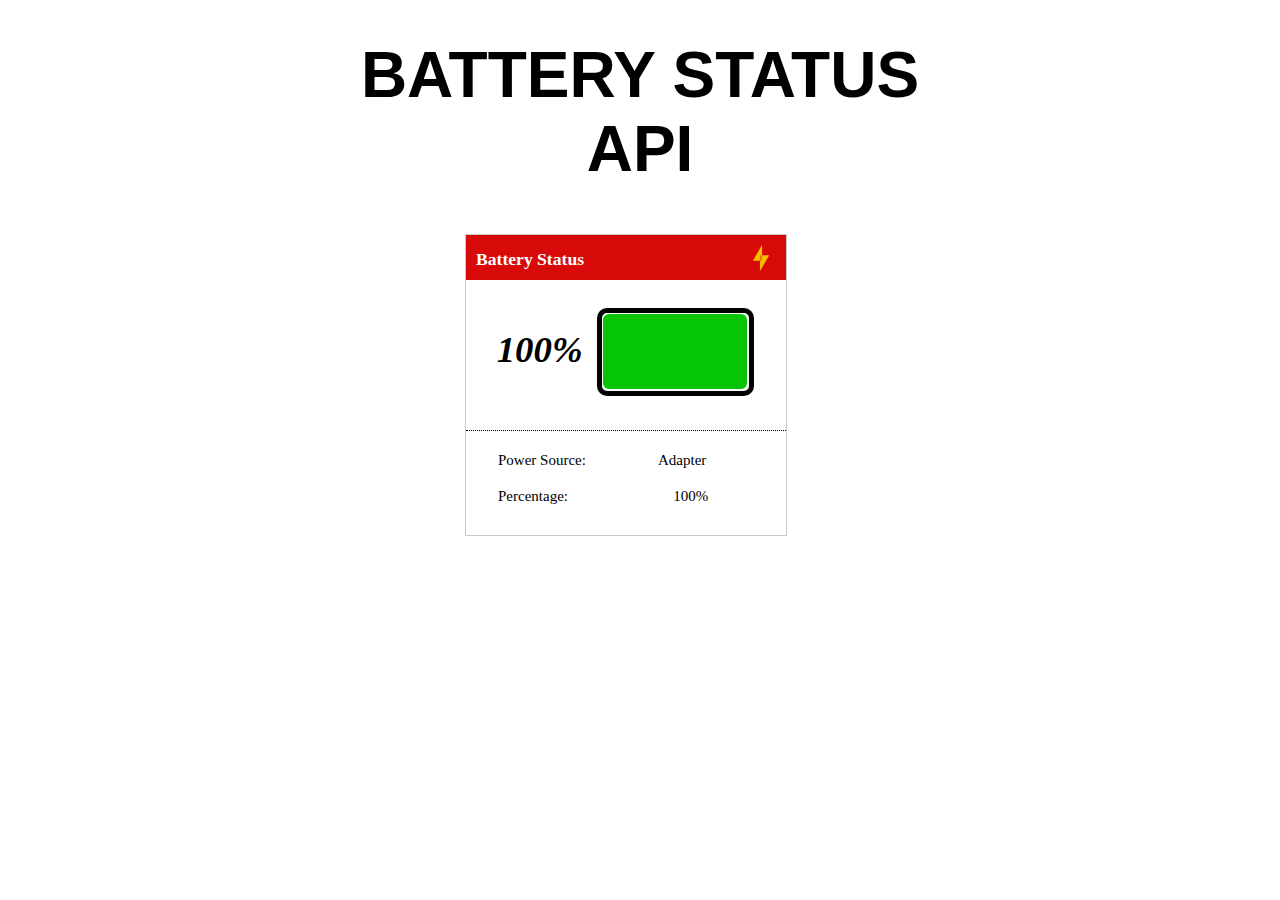
<file: BatteryAPI/index.html>
<!DOCTYPE html>
<html lang="en">
  <head>
    <meta charset="UTF-8" />
    <meta http-equiv="X-UA-Compatible" content="IE=edge" />
    <meta name="viewport" content="width=device-width, initial-scale=1.0" />
    <link
      rel="stylesheet"
      href="https://cdnjs.cloudflare.com/ajax/libs/font-awesome/4.7.0/css/font-awesome.min.css"
    />
    <title>Document</title>
    <style>
      * {
        margin: 0;
        padding: 0;
      }
      header {
        margin: 3% 25% 3rem 25%;
        text-align: center;
        font-family: "Trebuchet MS", "Lucida Sans Unicode", "Lucida Grande",
          "Lucida Sans", Arial, sans-serif;
        font-size: 2em;
      }
      .battery-box {
        border: 0.5px solid rgb(204, 201, 201);
        width: 25%;
        height: 300px;
        margin: auto 36.33%;
      }
      .nav {
        box-sizing: border-box;
        display: flex;
        padding: 10px;
        width: 100%;
        height: 15%;
        font-size: 1.1em;
        font-family: "Montserrat";
        font-weight: 600;
        color: white;
        align-items: flex-end;
        background-color: rgb(216, 9, 9);
        justify-content: space-between;
      }
      .icon {
        height: 1.8em;
        width: 1.7em;
        align-self: center;
      }
      .main {
        border-bottom: 1px dotted black;
        height: 50%;
        display: flex;
        justify-content: space-between;
        margin-bottom: 0.7em;
        /* background-color: rgb(216, 9, 9); */
      }
      #battery {
        display: flex;
        justify-content: center;
        align-items: center;
        font-family: "Montserrat";
        font-size: 2.3em;
        font-style: italic;
        font-weight: 800;
        /* color: rgb(243, 179, 17); */
        width: 20%;
        height: 50%;
        margin: 10% auto auto 13%;
      }
      .display-box {
        border: 5px solid black;
        border-radius: 10px;
        width: 45%;
        height: 50%;
        margin: 8.5% 10% auto auto;
        padding: 0.1em;
      }
      #inner-box {
        height: 100%;
        border-radius: 6px;
      }

      .tag {
        display: flex;
        height: 12%;
      }
      .content {
        margin: auto 10%;
        width: 33%;
        font-size: 15px;
        font-family: "Montserrat";
        font-weight: 500;
      }
      .value {
        box-sizing: border-box;
        padding-left: 5%;
      }
    </style>
  </head>
  <body>
    <div class="container">
      <header id="header">
        <h1>BATTERY STATUS API</h1>
      </header>
      <div class="battery-box">
        <nav class="nav">
          <span>Battery Status</span>
          <img class="icon" src="./icons8-lightning-bolt-48.png" alt="" />
        </nav>
        <div class="main">
          <div id="battery"></div>
          <div class="display-box">
            <div id="inner-box"></div>
          </div>
        </div>
        <div class="sourcebox tag">
          <span class="content">Power Source:</span>
          <span id="charging" class="content"></span>
        </div>
        <div class="levelbox tag">
          <span class="content level">Percentage:</span>
          <span id="level" class="content value"></span>
        </div>
      </div>
    </div>
    <script src="battery.js"></script>
  </body>
</html>
</file>
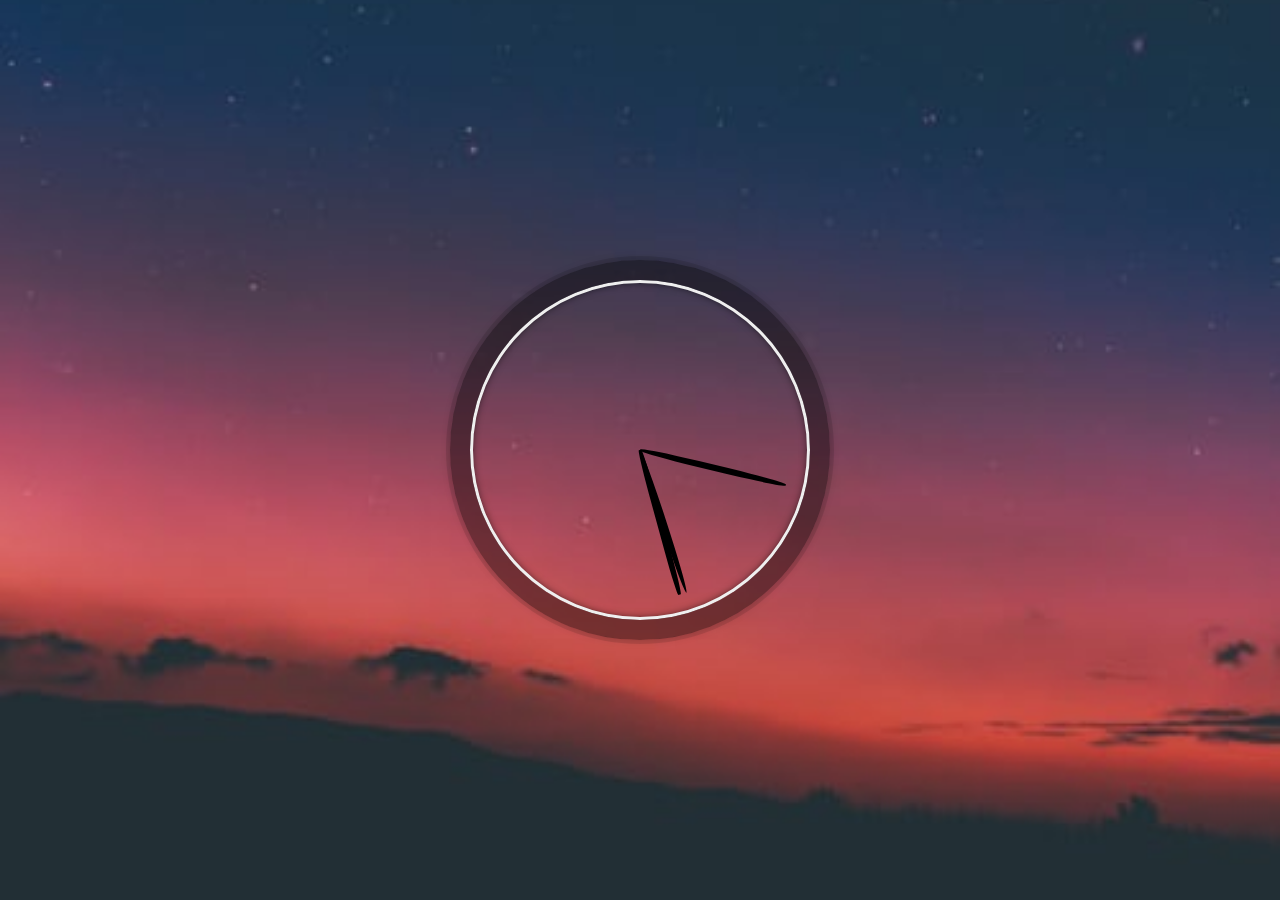
<file: clock/index.html>
<!DOCTYPE html>
<html lang="en">
  <head>
    <meta charset="UTF-8" />
    <title>JS + CSS Clock</title>
  </head>
  <body>
    <div class="clock">
      <div class="clock-face">
        <div class="hand hour-hand"></div>
        <div class="hand min-hand"></div>
        <div class="hand second-hand"></div>
      </div>
    </div>

    <style>
      html {
        background: url("./darkbg.jpg") bottom center;
        background-size: cover;
        font-family: "helvetica neue";
        text-align: center;
        font-size: 10px;
      }
      .hour-hand {
        border-radius: 40%;
      }
      .min-hand {
        border-radius: 30%;
      }
      .second-hand {
        border-radius: 50%;
      }
      body {
        margin: 0;
        font-size: 2rem;
        display: flex;
        flex: 1;
        min-height: 100vh;
        align-items: center;
      }

      .clock {
        width: 30rem;
        height: 30rem;
        border: 20px solid #00000069;
        border-radius: 50%;
        margin: 50px auto;
        position: relative;
        padding: 2rem;
        box-shadow: 0 0 0 4px rgba(0, 0, 0, 0.1), inset 0 0 0 3px #efefef,
          inset 0 0 10px black, 0 0 10px rgba(0, 0, 0, 0.2);
      }

      .clock-face {
        position: relative;
        width: 100%;
        height: 100%;
        transform: translateY(
          -3px
        ); /* account for the height of the clock hands */
      }

      .hand {
        width: 50%;
        height: 6px;
        background: black;
        position: absolute;
        top: 50%;

        transform-origin: 100%;
        transform: rotate(90deg);
        transition: all 0.05s;
        transition-timing-function: cubic-bezier(0.1, 2.7, 0.58, 1);
      }
    </style>

    <script>
      const secondHand = document.querySelector(".second-hand");
      const minsHand = document.querySelector(".min-hand");
      const hourHand = document.querySelector(".hour-hand");

      function setDate() {
        const now = new Date();

        const seconds = now.getSeconds();
        const secondsDegrees = (seconds / 60) * 360 + 90;
        secondHand.style.transform = `rotate(${secondsDegrees}deg)`;

        const mins = now.getMinutes();
        const minsDegrees = (mins / 60) * 360 + (seconds / 60) * 6 + 90;
        minsHand.style.transform = `rotate(${minsDegrees}deg)`;

        const hour = now.getHours();
        const hourDegrees = (hour / 12) * 360 + (mins / 60) * 30 + 90;
        hourHand.style.transform = `rotate(${hourDegrees}deg)`;
      }

      setInterval(setDate, 1000);

      setDate();
    </script>
  </body>
</html>
</file>
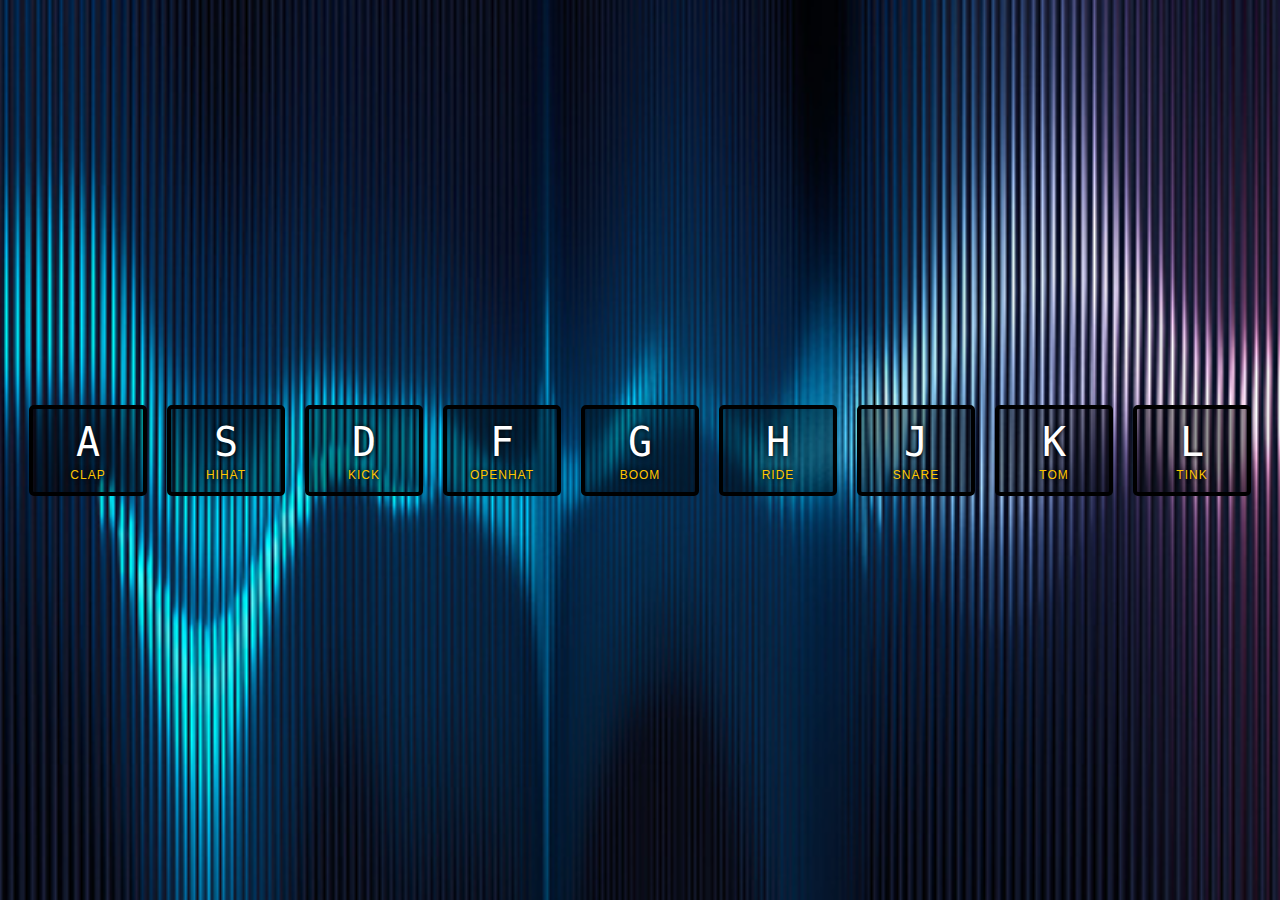
<file: drumkit/index.html>
<!DOCTYPE html>
<html lang="en">
  <head>
    <meta charset="UTF-8" />
    <title>JS Drum Kit</title>
    <link rel="stylesheet" href="style.css" />
  </head>
  <body>
    <div class="keys">
      <div data-key="65" class="key">
        <kbd>A</kbd>
        <span class="sound">clap</span>
      </div>
      <div data-key="83" class="key">
        <kbd>S</kbd>
        <span class="sound">hihat</span>
      </div>
      <div data-key="68" class="key">
        <kbd>D</kbd>
        <span class="sound">kick</span>
      </div>
      <div data-key="70" class="key">
        <kbd>F</kbd>
        <span class="sound">openhat</span>
      </div>
      <div data-key="71" class="key">
        <kbd>G</kbd>
        <span class="sound">boom</span>
      </div>
      <div data-key="72" class="key">
        <kbd>H</kbd>
        <span class="sound">ride</span>
      </div>
      <div data-key="74" class="key">
        <kbd>J</kbd>
        <span class="sound">snare</span>
      </div>
      <div data-key="75" class="key">
        <kbd>K</kbd>
        <span class="sound">tom</span>
      </div>
      <div data-key="76" class="key">
        <kbd>L</kbd>
        <span class="sound">tink</span>
      </div>
    </div>

    <audio data-key="65" src="./sounds/sounds_clap.wav"></audio>
    <audio data-key="83" src="./sounds/sounds_hihat.wav"></audio>
    <audio data-key="68" src="./sounds/sounds_kick.wav"></audio>
    <audio data-key="70" src="./sounds/sounds_openhat.wav"></audio>
    <audio data-key="71" src="./sounds/sounds_boom.wav"></audio>
    <audio data-key="72" src="./sounds/sounds_ride.wav"></audio>
    <audio data-key="74" src="./sounds/sounds_snare.wav"></audio>
    <audio data-key="75" src="./sounds/sounds_tom.wav"></audio>
    <audio data-key="76" src="./sounds/sounds_tink.wav"></audio>
    <script>
      function removeTransition(e) {
        if (e.propertyName !== "transform") return;
        e.target.classList.remove("playing");
      }

      function playSound(e) {
        const audio = document.querySelector(`audio[data-key="${e.keyCode}"]`);
        const key = document.querySelector(`div[data-key="${e.keyCode}"]`);
        if (!audio) return;

        key.classList.add("playing");
        audio.currentTime = 0;
        audio.play();
      }

      const keys = Array.from(document.querySelectorAll(".key"));
      keys.forEach((key) =>
        key.addEventListener("transitionend", removeTransition)
      );
      window.addEventListener("keydown", playSound);
    </script>
  </body>
</html>
</file>
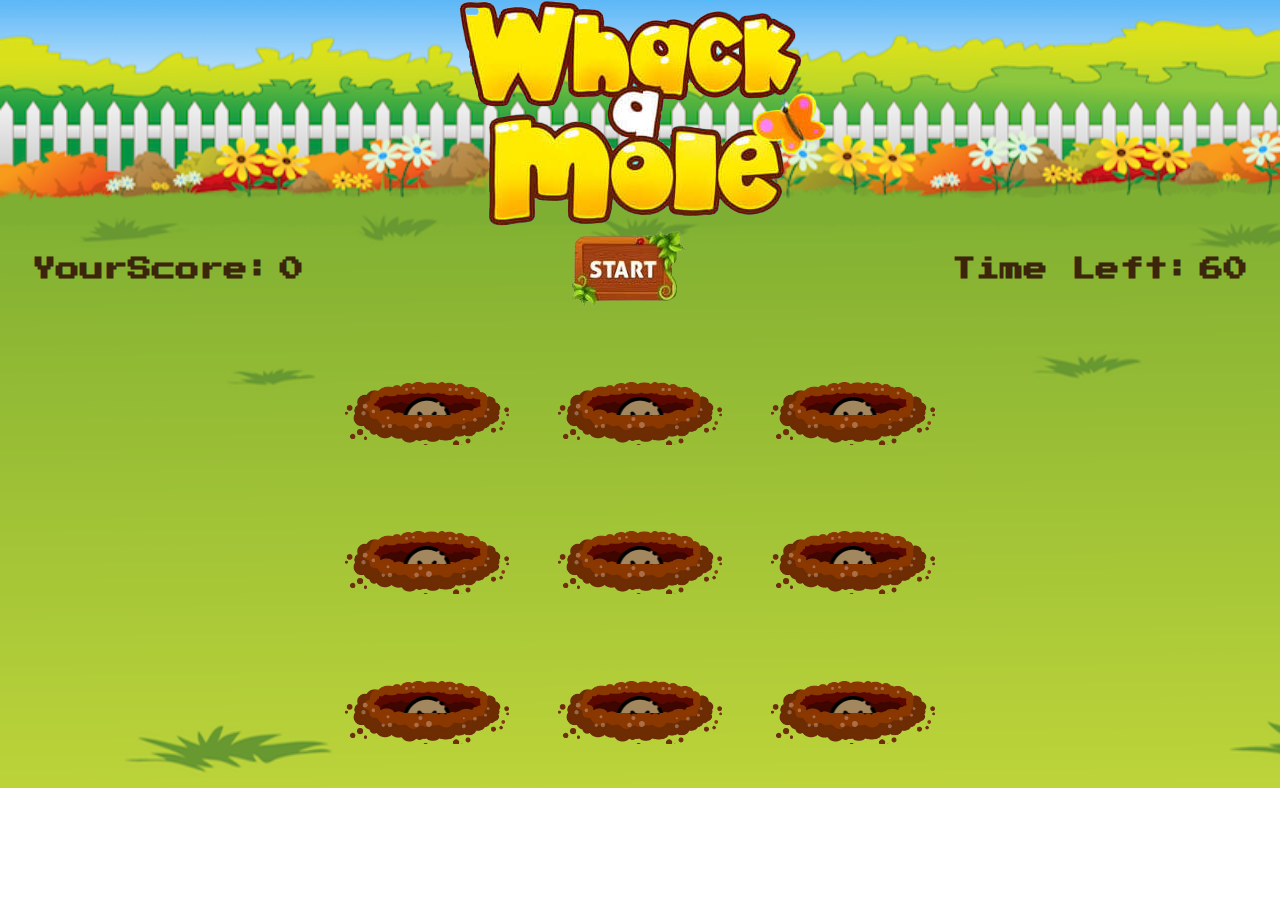
<file: WhackMole/index.html>
<!DOCTYPE html>
<html lang="en">
  <head>
    <meta charset="UTF-8" />
    <meta http-equiv="X-UA-Compatible" content="IE=edge" />
    <meta name="viewport" content="width=device-width, initial-scale=1.0" />
    <title>Whack-A-Mole</title>
    <link rel="preconnect" href="https://fonts.googleapis.com" />
    <link rel="preconnect" href="https://fonts.gstatic.com" crossorigin />
    <link
      href="https://fonts.googleapis.com/css2?family=Press+Start+2P&display=swap"
      rel="stylesheet"
    />
    <link rel="stylesheet" href="style.css" />
  </head>
  <body>
    <header>
      <img src="title.png" alt="" />
    </header>
    <div class="nav">
      <div class="nav-comp">
        <h2 style="margin-right: 0.5rem">YourScore:</h2>
        <h2 id="score">0</h2>
      </div>
      <div class="nav-comp start" id="start">
        <img src="start.png" alt="" />
      </div>
      <div class="nav-comp">
        <h2 style="margin-right: 0.5rem">Time Left:</h2>
        <h2 id="time-left">60</h2>
      </div>
    </div>
    <div id="grid">
      <div class="square" id="1">
        <div class="hole">
          <div class="mole-container">
            <div class="img"></div>
          </div>
          <img src="hole.png" alt="" />
        </div>
      </div>
      <div class="square" id="2">
        <div class="hole">
          <div class="mole-container">
            <div class="img"></div>
          </div>
          <img src="hole.png" alt="" />
        </div>
      </div>
      <div class="square" id="3">
        <div class="hole">
          <div class="mole-container">
            <div class="img"></div>
          </div>
          <img src="hole.png" alt="" />
        </div>
      </div>
      <div class="square" id="4">
        <div class="hole">
          <div class="mole-container">
            <div class="img"></div>
          </div>
          <img src="hole.png" alt="" />
        </div>
      </div>
      <div class="square" id="5">
        <div class="hole">
          <div class="mole-container">
            <div class="img"></div>
          </div>
          <img src="hole.png" alt="" />
        </div>
      </div>
      <div class="square" id="6">
        <div class="hole">
          <div class="mole-container">
            <div class="img"></div>
          </div>
          <img src="hole.png" alt="" />
        </div>
      </div>
      <div class="square" id="7">
        <div class="hole">
          <div class="mole-container">
            <div class="img"></div>
          </div>
          <img src="hole.png" alt="" />
        </div>
      </div>
      <div class="square" id="8">
        <div class="hole">
          <div class="mole-container">
            <div class="img"></div>
          </div>
          <img src="hole.png" alt="" />
        </div>
      </div>
      <div class="square" id="9">
        <div class="hole">
          <div class="mole-container">
            <div class="img"></div>
          </div>
          <img src="hole.png" alt="" />
        </div>
      </div>
    </div>
    <script src="app.js"></script>
  </body>
</html>
</file>
<file: drumkit/style.css>
html {
  font-size: 10px;
  background: url("./musicbg.jpg") bottom center;
  background-size: cover;
}

body,
html {
  margin: 0;
  padding: 0;
  font-family: sans-serif;
}

.keys {
  display: flex;
  flex: 1;
  min-height: 100vh;
  align-items: center;
  justify-content: center;
}

.key {
  border: 0.4rem solid black;
  border-radius: 0.5rem;
  margin: 1rem;
  font-size: 1.5rem;
  padding: 1rem 0.5rem;
  transition: all 0.07s ease;
  width: 10rem;
  text-align: center;
  color: white;
  background: rgba(0, 0, 0, 0.4);
  text-shadow: 0 0 0.5rem black;
}

.playing {
  transform: scale(1.1);
  border-color: #ffc600;
  box-shadow: 0 0 1rem #ffc600;
}

kbd {
  display: block;
  font-size: 4rem;
}

.sound {
  font-size: 1.2rem;
  text-transform: uppercase;
  letter-spacing: 0.1rem;
  color: #ffc600;
}
</file>
<file: WhackMole/style.css>
* {
  margin: 0;
  padding: 0;
  box-sizing: border-box;
  font-family: "Press Start 2P", cursive;
}
body {
  background-image: url("back.png");
  background-repeat: no-repeat;
  background-size: cover;
}
header {
  text-align: center;
}
.nav {
  display: flex;
  justify-content: space-between;
  padding: 0rem 2rem;
  align-items: center;
}
.start {
  width: 120px;
  transition: all 50ms ease-in;
}
.start:hover {
  transform: scale(1.1);
  transition: all 50ms ease-in;
}
.nav-comp {
  color: rgb(59, 37, 11);
  display: flex;
}

.square {
  width: 27%;
  height: 27%;
  position: relative;
  overflow-y: hidden;
}
.hole {
  position: relative;
  height: 100%;
}
.hole img {
  position: absolute;
  bottom: -17px;
  width: 100%;
  z-index: -1;
}
.mole-container {
  height: 75%;
  overflow-y: hidden;
}
.img {
  background-image: url("./mole.png");
  background-size: cover;
  z-index: 5;
  height: 100%;
  transform: translateY(70px);

  transition: all 500ms ease-in-out;
}
#grid {
  cursor: url("thor.png"), default;
  margin: 0px auto;
  padding: 1rem;
  display: flex;
  flex-wrap: wrap;
  column-gap: 2rem;
  justify-content: space-around;
  width: 40rem;
  height: 30rem;
}
.mole {
  transform: translateY(0);
  transition: all 500ms ease-in-out;
}
</file>
